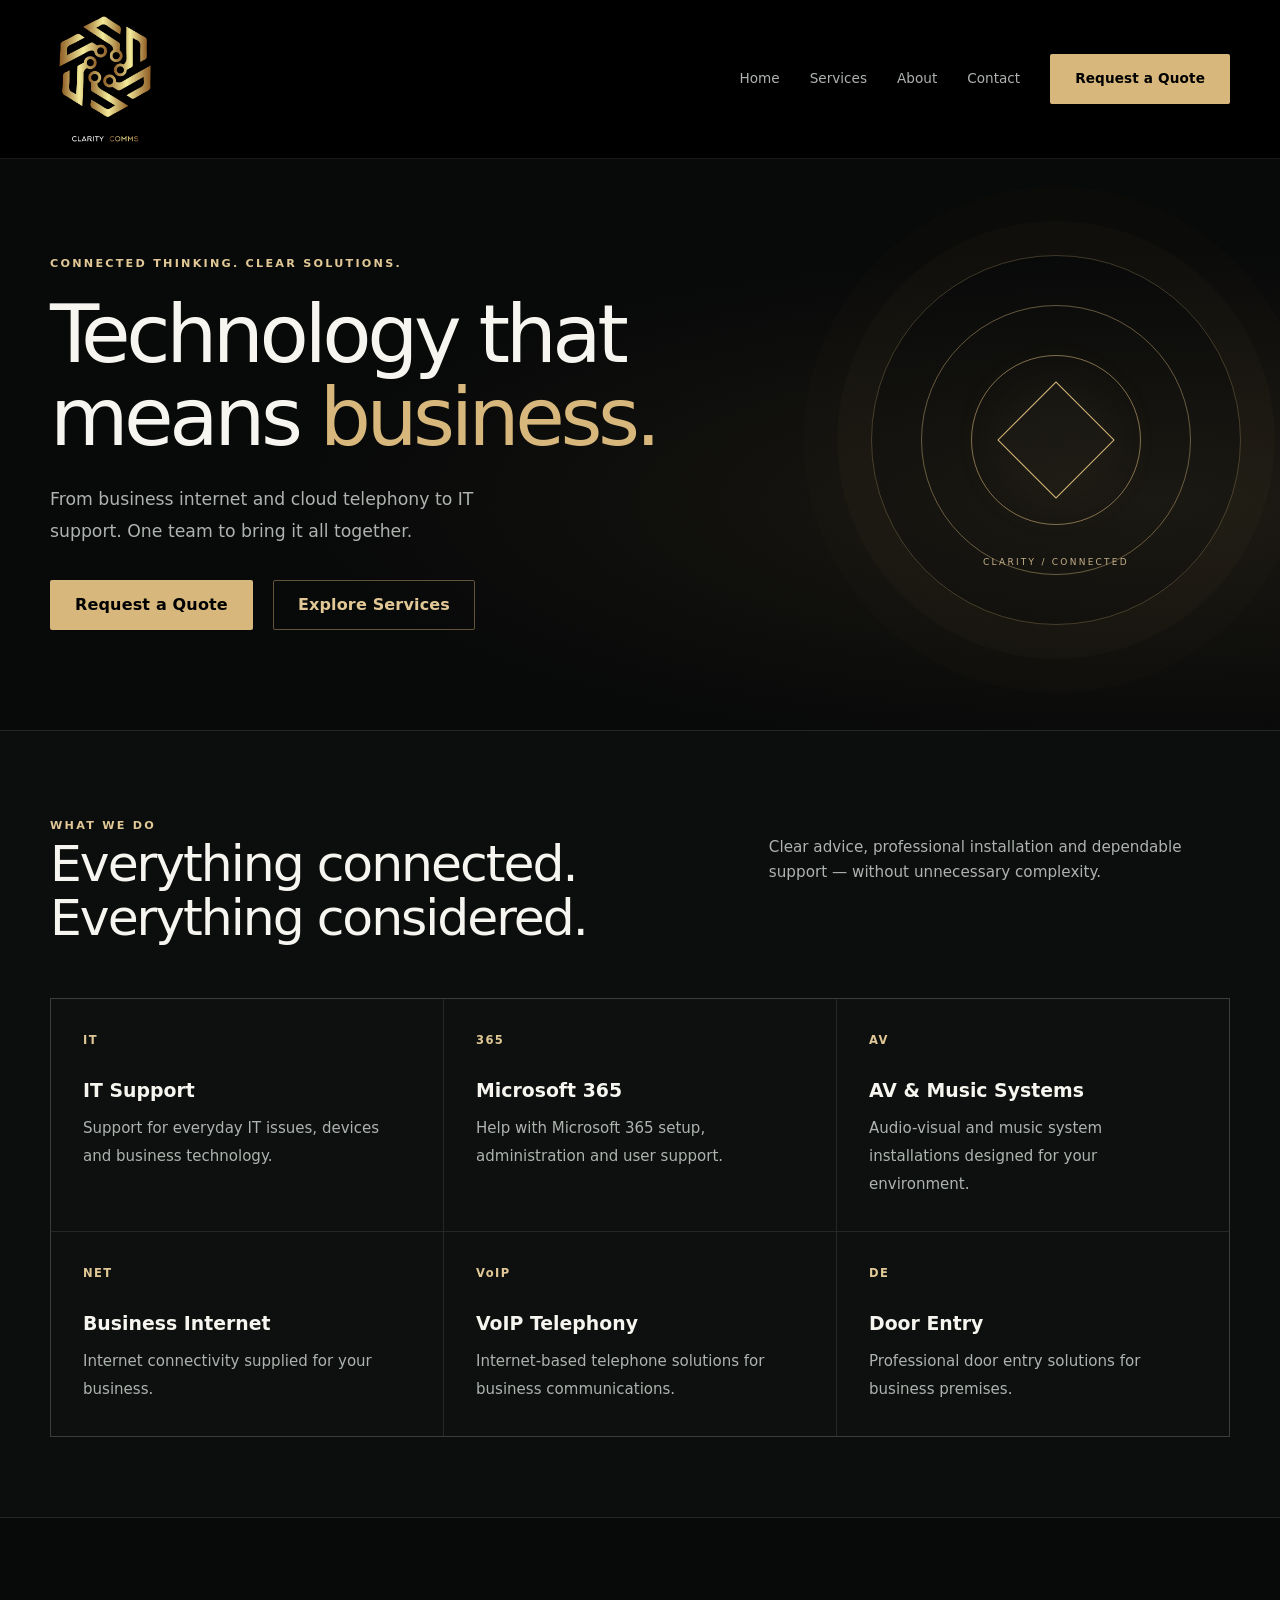
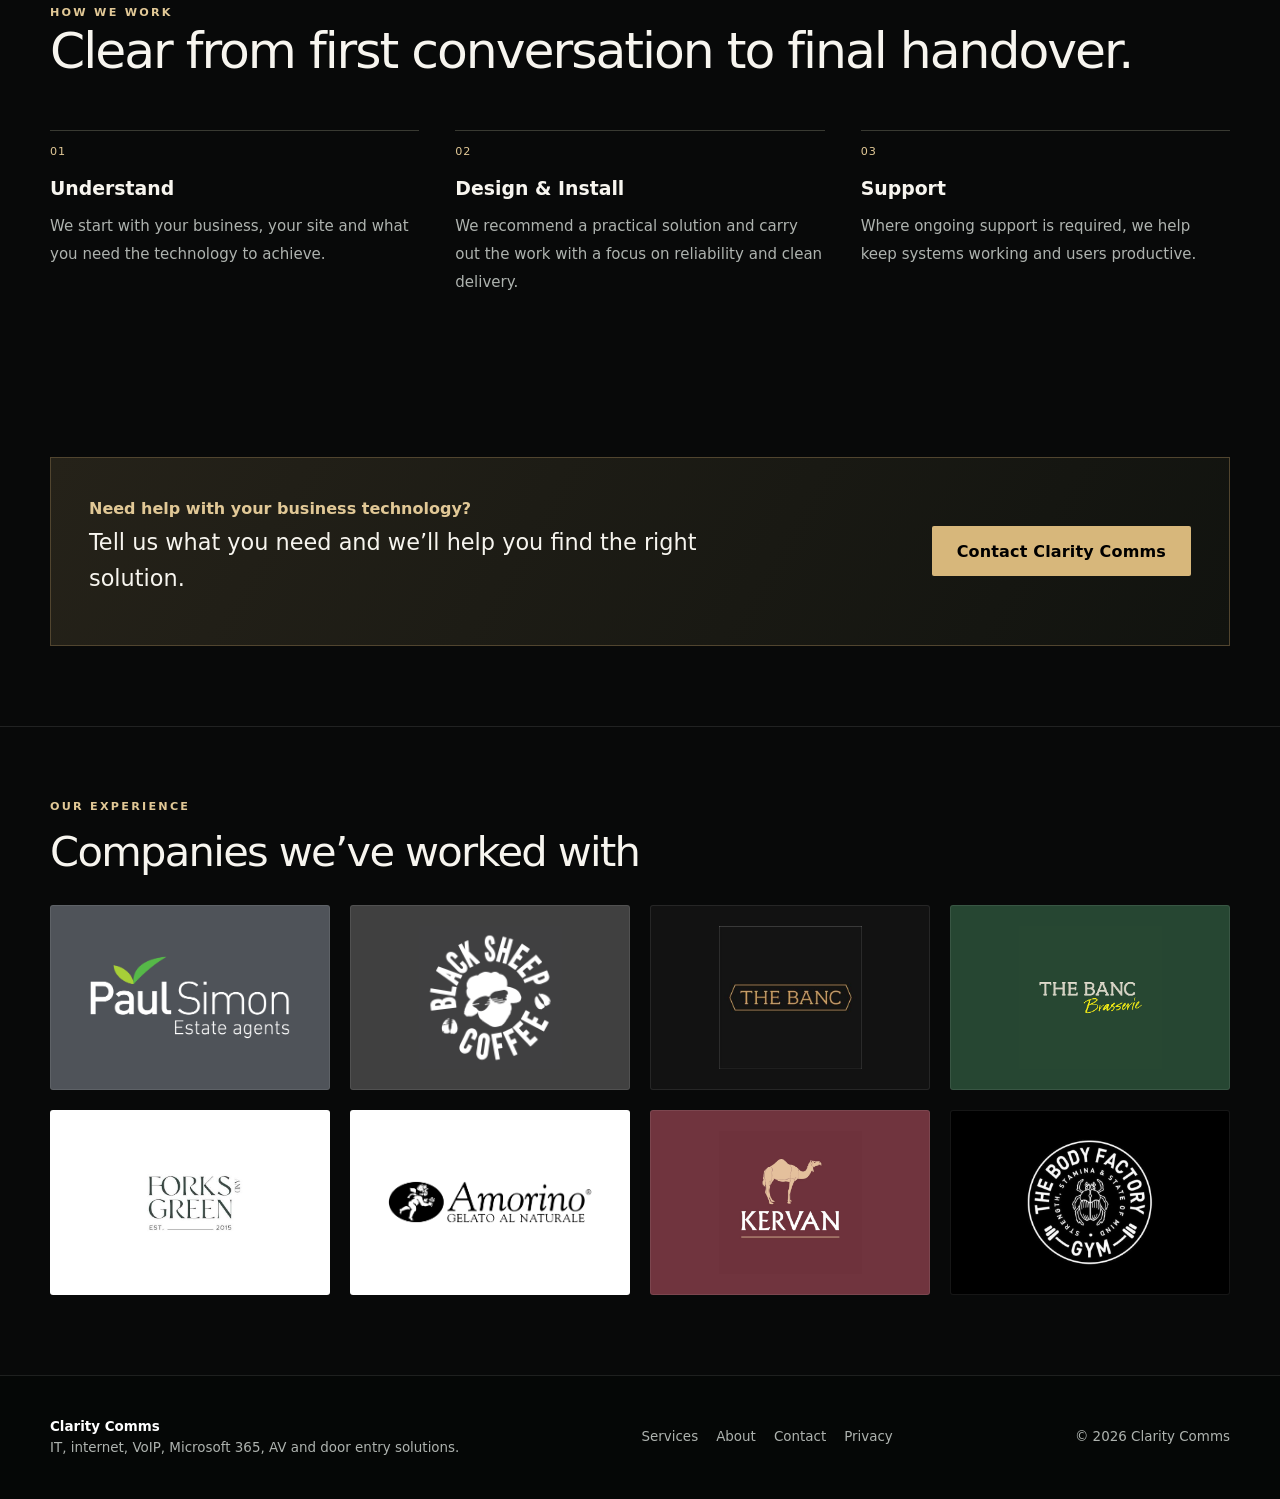
<file: index.html>
<!doctype html>
<html lang="en">
<head>
  <meta charset="utf-8">
  <meta name="viewport" content="width=device-width,initial-scale=1">
  <title>Clarity Comms | Business IT & Communications</title>
  <meta name="description" content="Clarity Comms provides IT support, Microsoft 365 support, AV and music system installations, door entry systems, business internet and VoIP telephony.">
  <meta name="theme-color" content="#0b1018">
  <link rel="icon" type="image/png" sizes="192x192" href="/favicon.png">
  <link rel="apple-touch-icon" href="/apple-touch-icon.png">
  <link rel="stylesheet" href="assets/style.css">
  <script defer src="assets/main.js"></script>
</head>
<body>

<header class="topbar">
  <div class="container nav">
    <a class="brand" href="index.html" aria-label="Clarity Comms home">
      <img src="assets/clarity-comms-logo.png" alt="" onerror="this.style.display='none'">
      <span class="brand-text">CLARITY COMMS</span>
    </a>
    <button class="menu-btn" aria-expanded="false" aria-label="Open menu">Menu</button>
    <nav class="nav-links">
      <a href="index.html">Home</a>
      <a href="services.html">Services</a>
      <a href="about.html">About</a>
      <a href="contact.html">Contact</a>
      <a class="btn btn-primary" href="contact.html">Request a Quote</a>
    </nav>
  </div>
</header>


<main>
  <section class="hero">
    <div class="container hero-grid">
      <div>
        <div class="eyebrow">Connected thinking. Clear solutions.</div>
        <h1>Technology that<br>means <em>business.</em></h1>
        <p class="lead">From business internet and cloud telephony to IT support. One team to bring it all together.</p>
        <div class="actions">
          <a class="btn btn-primary" href="contact.html">Request a Quote</a>
          <a class="btn btn-secondary" href="services.html">Explore Services</a>
        </div>
      </div>
      <div class="connection-art" aria-hidden="true"><div class="orbit orbit-one"></div><div class="orbit orbit-two"></div><div class="orbit orbit-three"></div><div class="connection-core"></div><span class="connection-label">CLARITY / CONNECTED</span></div>
    </div>
  </section>

<section class="section section-soft">
    <div class="container">
      <div class="section-head">
        <div>
          <div class="eyebrow">What we do</div>
          <h2>Everything connected.<br>Everything considered.</h2>
        </div>
        <p>Clear advice, professional installation and dependable support — without unnecessary complexity.</p>
      </div>
      <div class="grid grid-3">
        <article class="card"><div class="icon">IT</div><h3>IT Support</h3><p>Support for everyday IT issues, devices and business technology.</p></article>
        <article class="card"><div class="icon">365</div><h3>Microsoft 365</h3><p>Help with Microsoft 365 setup, administration and user support.</p></article>
        <article class="card"><div class="icon">AV</div><h3>AV & Music Systems</h3><p>Audio-visual and music system installations designed for your environment.</p></article>
        <article class="card"><div class="icon">NET</div><h3>Business Internet</h3><p>Internet connectivity supplied for your business.</p></article>
        <article class="card"><div class="icon">VoIP</div><h3>VoIP Telephony</h3><p>Internet-based telephone solutions for business communications.</p></article>
        <article class="card"><div class="icon">DE</div><h3>Door Entry</h3><p>Professional door entry solutions for business premises.</p></article>
      </div>
    </div>
  </section>

  <section class="section">
    <div class="container">
      <div class="section-head">
        <div><div class="eyebrow">How we work</div><h2>Clear from first conversation to final handover.</h2></div>
      </div>
      <div class="grid grid-3 steps">
        <article class="card step"><h3>Understand</h3><p>We start with your business, your site and what you need the technology to achieve.</p></article>
        <article class="card step"><h3>Design & Install</h3><p>We recommend a practical solution and carry out the work with a focus on reliability and clean delivery.</p></article>
        <article class="card step"><h3>Support</h3><p>Where ongoing support is required, we help keep systems working and users productive.</p></article>
      </div>
    </div>
  </section>

  <section class="section">
    <div class="container band">
      <div><div class="kicker">Need help with your business technology?</div><h3 style="margin-top:4px">Tell us what you need and we’ll help you find the right solution.</h3></div>
      <a class="btn btn-primary" href="contact.html">Contact Clarity Comms</a>
    </div>
  </section>
  <section class="clients-section" aria-labelledby="clients-heading">
    <div class="container">
      <div class="eyebrow">Our experience</div>
      <h2 id="clients-heading">Companies we’ve worked with</h2>
      <ul class="client-logos" aria-label="Companies we have worked with">
        <li><div class="client-logo client-logo-paul"><img src="assets/paul-simon.png" alt="Paul Simon Estate Agents" loading="lazy"></div></li>
        <li><div class="client-logo client-logo-sheep"><img src="assets/black-sheep-coffee.png" alt="Black Sheep Coffee" loading="lazy"></div></li>
        <li><div class="client-logo client-logo-banc"><img src="assets/the-banc.png" alt="The Banc" loading="lazy"></div></li>
        <li><div class="client-logo client-logo-brasserie"><img src="assets/the-banc-brasserie.png" alt="The Banc Brasserie" loading="lazy"></div></li>
        <li><div class="client-logo client-logo-light"><img src="assets/forks-and-green.png" alt="Forks and Green" loading="lazy"></div></li>
        <li><div class="client-logo client-logo-light"><img src="assets/amorino-gelato.png" alt="Amorino Gelato" loading="lazy"></div></li>
        <li><div class="client-logo client-logo-kervan"><img src="assets/kervan.png" alt="Kervan" loading="lazy"></div></li>
        <li><div class="client-logo client-logo-gym"><img src="assets/the-body-factory-gym.png" alt="The Body Factory Gym" loading="lazy"></div></li>
      </ul>
    </div>
  </section>
  </main>


<footer>
  <div class="container footer-grid">
    <div>
      <strong style="color:#fff">Clarity Comms</strong><br>
      <span class="small">IT, internet, VoIP, Microsoft 365, AV and door entry solutions.</span>
    </div>
    <div class="footer-links">
      <a href="services.html">Services</a>
      <a href="about.html">About</a>
      <a href="contact.html">Contact</a>
      <a href="privacy.html">Privacy</a>
    </div>
    <div>© <span data-year></span> Clarity Comms</div>
  </div>
</footer>

</body>
</html>
</file>
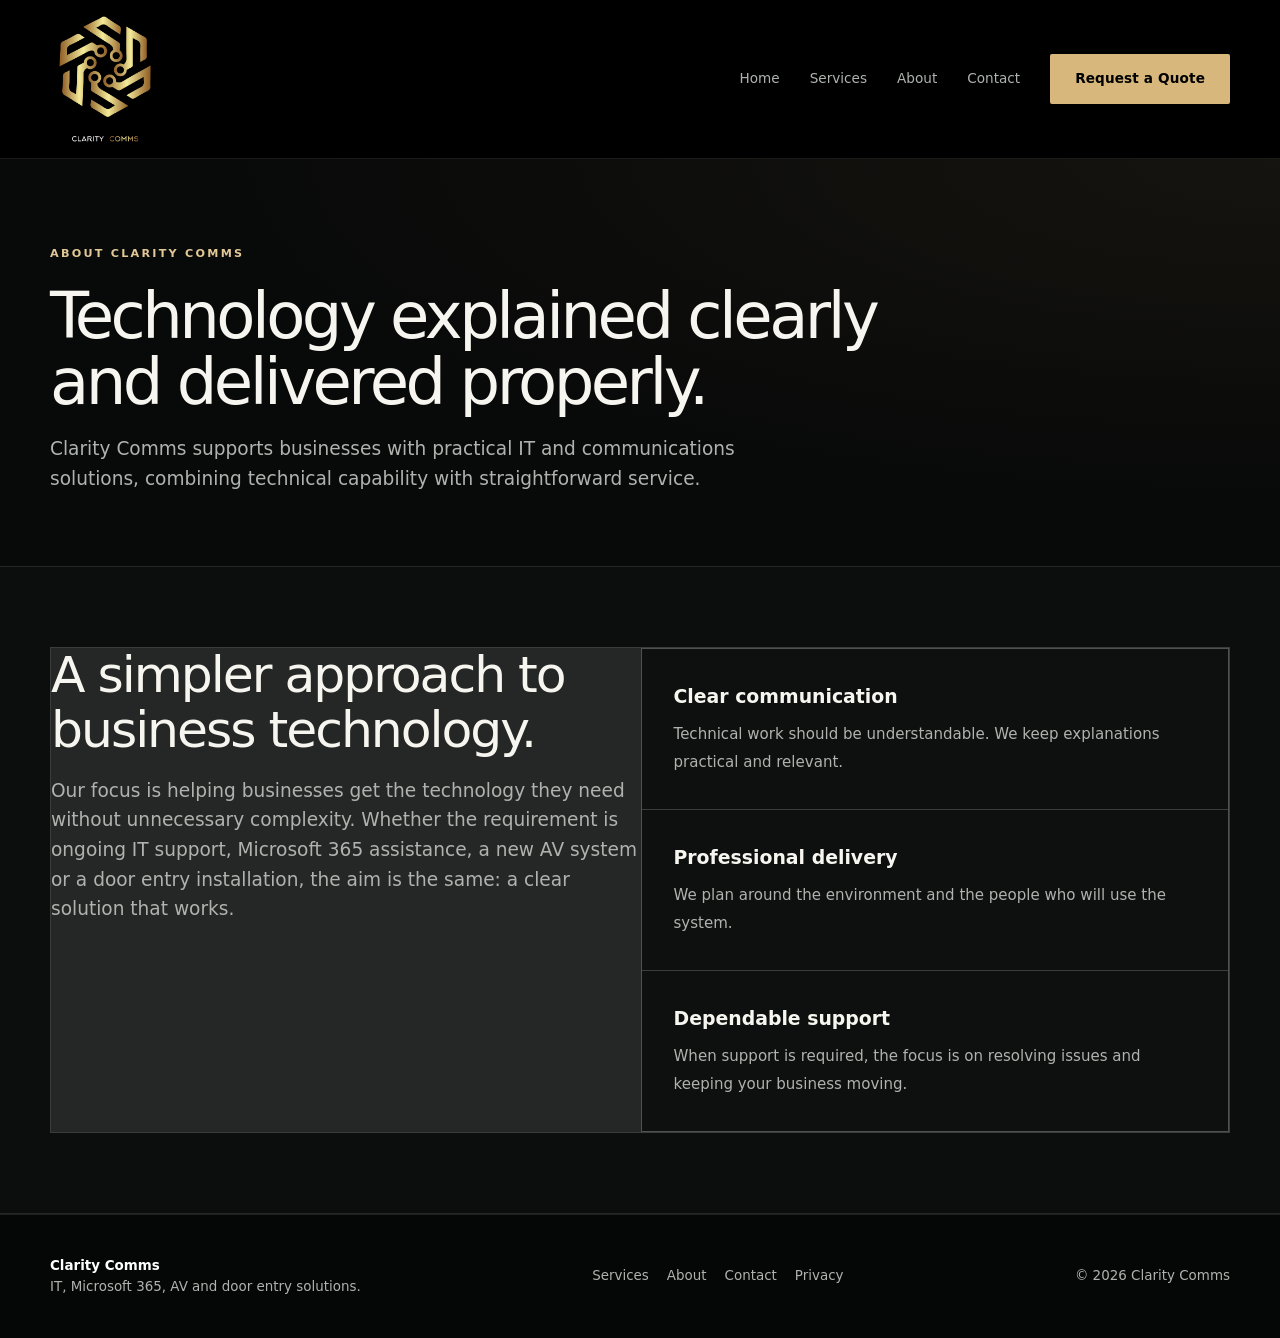
<file: about.html>
<!doctype html>
<html lang="en">
<head>
  <meta charset="utf-8">
  <meta name="viewport" content="width=device-width,initial-scale=1">
  <title>About | Clarity Comms</title>
  <meta name="description" content="Learn about Clarity Comms and our practical approach to business IT and communications technology.">
  <meta name="theme-color" content="#0b1018">
  <link rel="icon" type="image/png" sizes="192x192" href="/favicon.png">
  <link rel="apple-touch-icon" href="/apple-touch-icon.png">
  <link rel="stylesheet" href="assets/style.css">
  <script defer src="assets/main.js"></script>
</head>
<body>

<header class="topbar">
  <div class="container nav">
    <a class="brand" href="index.html" aria-label="Clarity Comms home">
      <img src="assets/clarity-comms-logo.png" alt="" onerror="this.style.display='none'">
      <span class="brand-text">CLARITY COMMS</span>
    </a>
    <button class="menu-btn" aria-expanded="false" aria-label="Open menu">Menu</button>
    <nav class="nav-links">
      <a href="index.html">Home</a>
      <a href="services.html">Services</a>
      <a href="about.html">About</a>
      <a href="contact.html">Contact</a>
      <a class="btn btn-primary" href="contact.html">Request a Quote</a>
    </nav>
  </div>
</header>


<main>
  <section class="page-hero">
    <div class="container">
      <div class="eyebrow">About Clarity Comms</div>
      <h1>Technology explained clearly and delivered properly.</h1>
      <p class="lead">Clarity Comms supports businesses with practical IT and communications solutions, combining technical capability with straightforward service.</p>
    </div>
  </section>
  <section class="section section-soft">
    <div class="container grid grid-2">
      <div>
        <h2>A simpler approach to business technology.</h2>
        <p class="lead">Our focus is helping businesses get the technology they need without unnecessary complexity. Whether the requirement is ongoing IT support, Microsoft 365 assistance, a new AV system or a door entry installation, the aim is the same: a clear solution that works.</p>
      </div>
      <div class="grid">
        <article class="card"><h3>Clear communication</h3><p>Technical work should be understandable. We keep explanations practical and relevant.</p></article>
        <article class="card"><h3>Professional delivery</h3><p>We plan around the environment and the people who will use the system.</p></article>
        <article class="card"><h3>Dependable support</h3><p>When support is required, the focus is on resolving issues and keeping your business moving.</p></article>
      </div>
    </div>
  </section>
</main>


<footer>
  <div class="container footer-grid">
    <div>
      <strong style="color:#fff">Clarity Comms</strong><br>
      <span class="small">IT, Microsoft 365, AV and door entry solutions.</span>
    </div>
    <div class="footer-links">
      <a href="services.html">Services</a>
      <a href="about.html">About</a>
      <a href="contact.html">Contact</a>
      <a href="privacy.html">Privacy</a>
    </div>
    <div>© <span data-year></span> Clarity Comms</div>
  </div>
</footer>

</body>
</html>
</file>
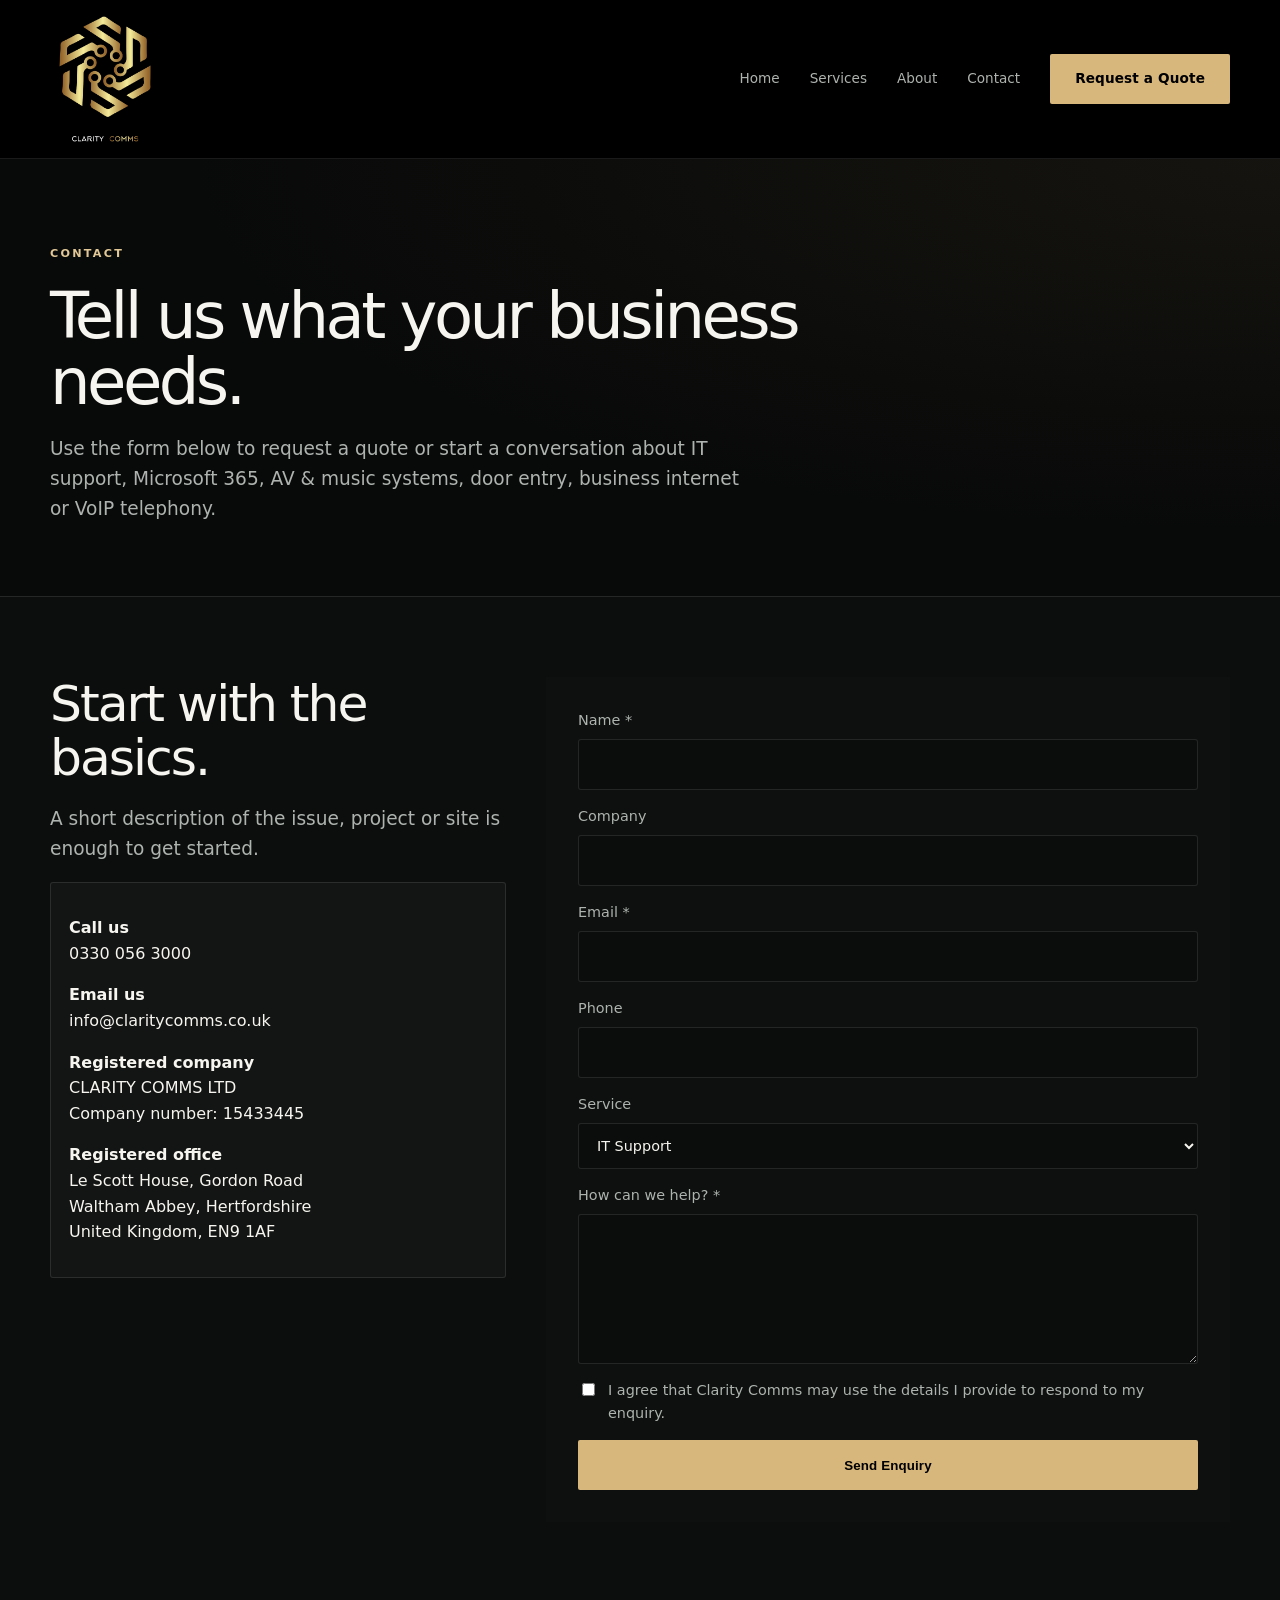
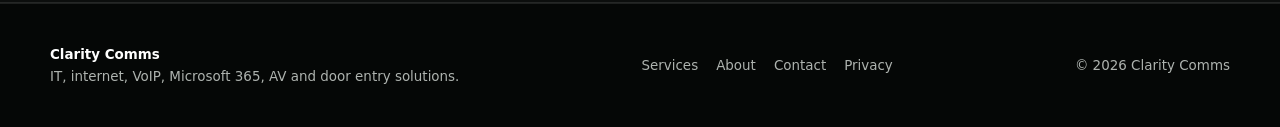
<file: contact.html>
<!doctype html>
<html lang="en">
<head>
  <meta charset="utf-8">
  <meta name="viewport" content="width=device-width,initial-scale=1">
  <title>Contact | Clarity Comms</title>
  <meta name="description" content="Contact Clarity Comms to discuss IT support, Microsoft 365, AV and music systems, door entry solutions, business internet or VoIP telephony.">
  <meta name="theme-color" content="#0b1018">
  <link rel="icon" type="image/png" sizes="192x192" href="/favicon.png">
  <link rel="apple-touch-icon" href="/apple-touch-icon.png">
  <link rel="stylesheet" href="assets/style.css">
  <script defer src="assets/main.js"></script>
</head>
<body>

<header class="topbar">
  <div class="container nav">
    <a class="brand" href="index.html" aria-label="Clarity Comms home">
      <img src="assets/clarity-comms-logo.png" alt="" onerror="this.style.display='none'">
      <span class="brand-text">CLARITY COMMS</span>
    </a>
    <button class="menu-btn" aria-expanded="false" aria-label="Open menu">Menu</button>
    <nav class="nav-links">
      <a href="index.html">Home</a>
      <a href="services.html">Services</a>
      <a href="about.html">About</a>
      <a href="contact.html">Contact</a>
      <a class="btn btn-primary" href="contact.html">Request a Quote</a>
    </nav>
  </div>
</header>


<main>
  <section class="page-hero">
    <div class="container">
      <div class="eyebrow">Contact</div>
      <h1>Tell us what your business needs.</h1>
      <p class="lead">Use the form below to request a quote or start a conversation about IT support, Microsoft 365, AV & music systems, door entry, business internet or VoIP telephony.</p>
    </div>
  </section>
  <section class="section section-soft">
    <div class="container contact-grid">
      <div>
        <h2>Start with the basics.</h2>
        <p class="lead">A short description of the issue, project or site is enough to get started.</p>
        <div class="notice"><p><strong>Call us</strong><br><a href="tel:+443300563000">0330 056 3000</a></p><p><strong>Email us</strong><br><a href="mailto:info@claritycomms.co.uk">info@claritycomms.co.uk</a></p><p><strong>Registered company</strong><br>CLARITY COMMS LTD<br>Company number: 15433445</p><p><strong>Registered office</strong><br>Le Scott House, Gordon Road<br>Waltham Abbey, Hertfordshire<br>United Kingdom, EN9 1AF</p></div>
      </div>
      <div class="card">
        <form name="contact" method="POST" data-netlify="true" action="/thanks.html">
          <input type="hidden" name="form-name" value="contact">
          <label>Name *<input type="text" name="name" required autocomplete="name"></label>
          <label>Company<input type="text" name="company" autocomplete="organization"></label>
          <label>Email *<input type="email" name="email" required autocomplete="email"></label>
          <label>Phone<input type="tel" name="phone" autocomplete="tel"></label>
          <label>Service
            <select name="service">
              <option>IT Support</option>
              <option>Microsoft 365 Support</option>
              <option>AV & Music System Installation</option>
              <option>Door Entry System</option>
              <option>Business Internet</option>
              <option>VoIP Telephony</option>
              <option>Other / Not sure</option>
            </select>
          </label>
          <label>How can we help? *<textarea name="message" required></textarea></label>
          <label style="grid-template-columns:auto 1fr;align-items:start;gap:10px"><input style="width:auto;margin-top:4px" type="checkbox" required name="privacy"> <span>I agree that Clarity Comms may use the details I provide to respond to my enquiry.</span></label>
          <button class="btn btn-primary" type="submit">Send Enquiry</button>
        </form>
      </div>
    </div>
  </section>
</main>


<footer>
  <div class="container footer-grid">
    <div>
      <strong style="color:#fff">Clarity Comms</strong><br>
      <span class="small">IT, internet, VoIP, Microsoft 365, AV and door entry solutions.</span>
    </div>
    <div class="footer-links">
      <a href="services.html">Services</a>
      <a href="about.html">About</a>
      <a href="contact.html">Contact</a>
      <a href="privacy.html">Privacy</a>
    </div>
    <div>© <span data-year></span> Clarity Comms</div>
  </div>
</footer>

</body>
</html>
</file>
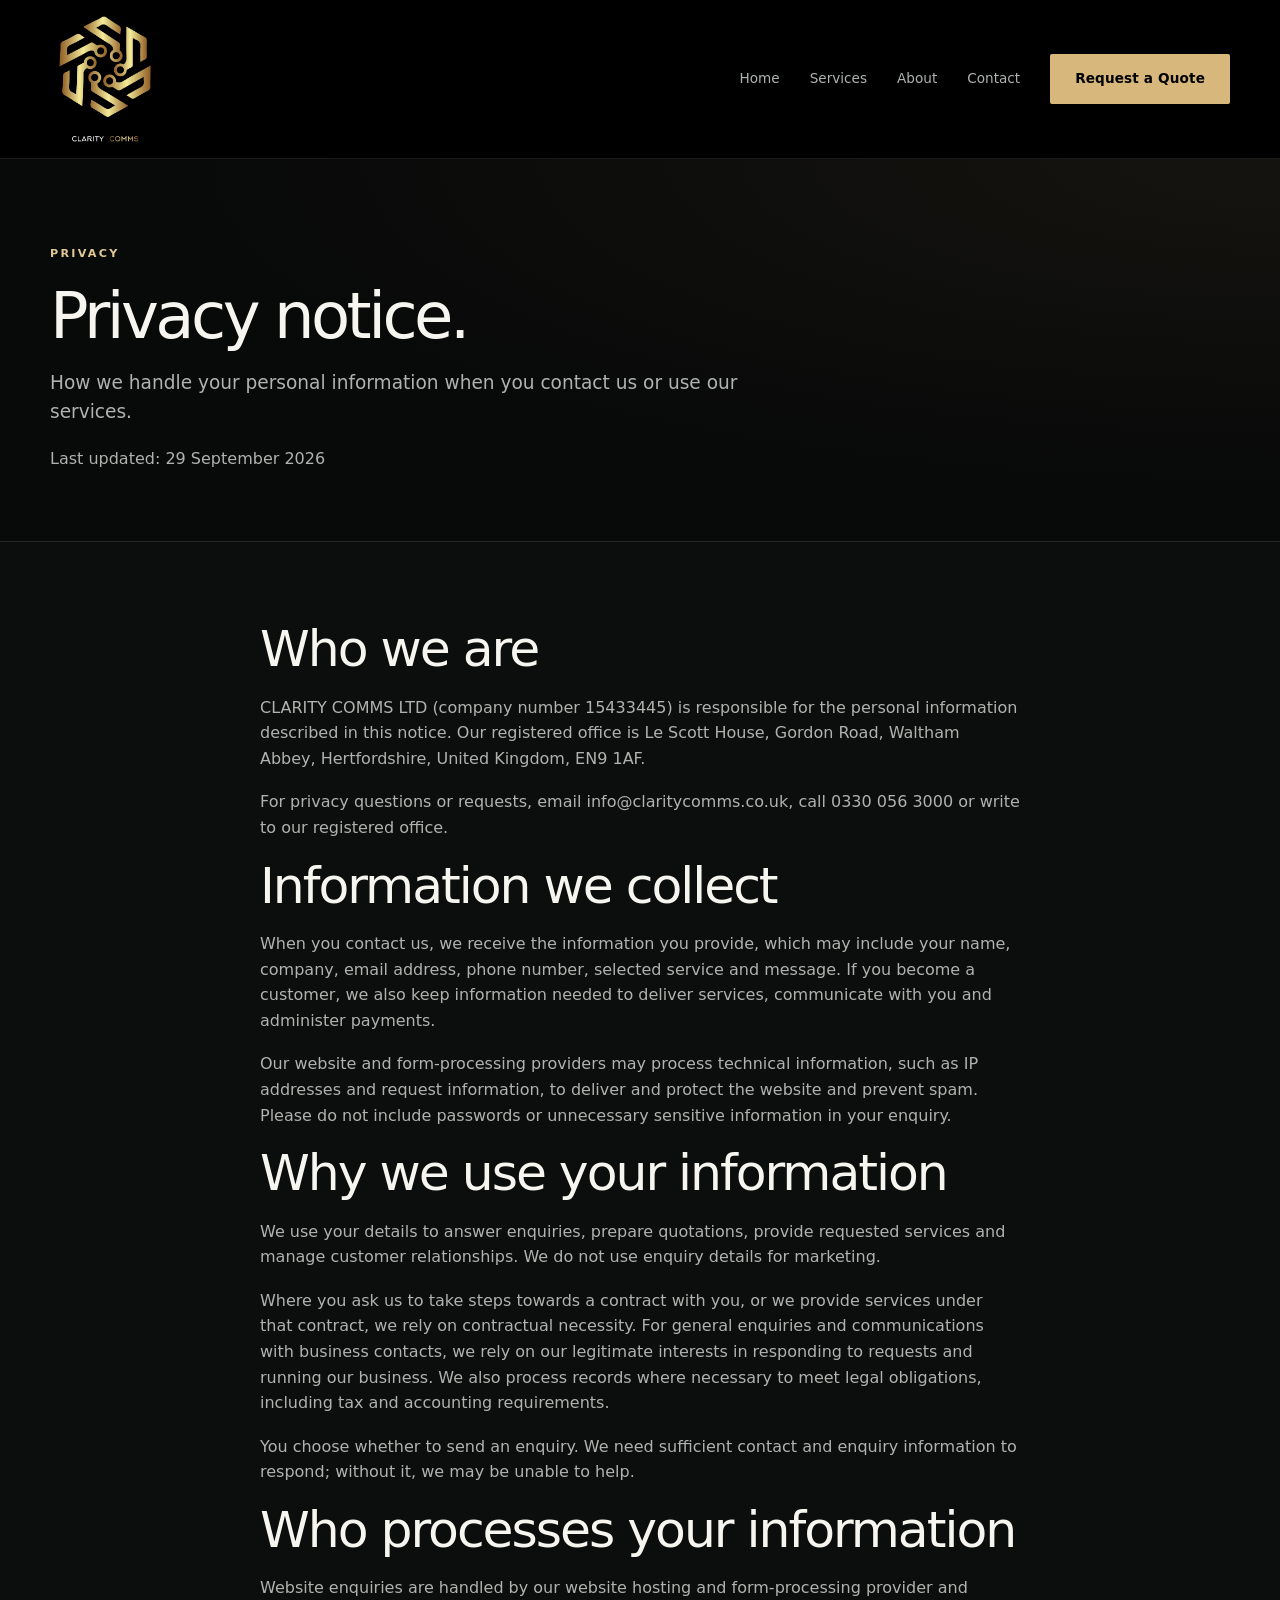
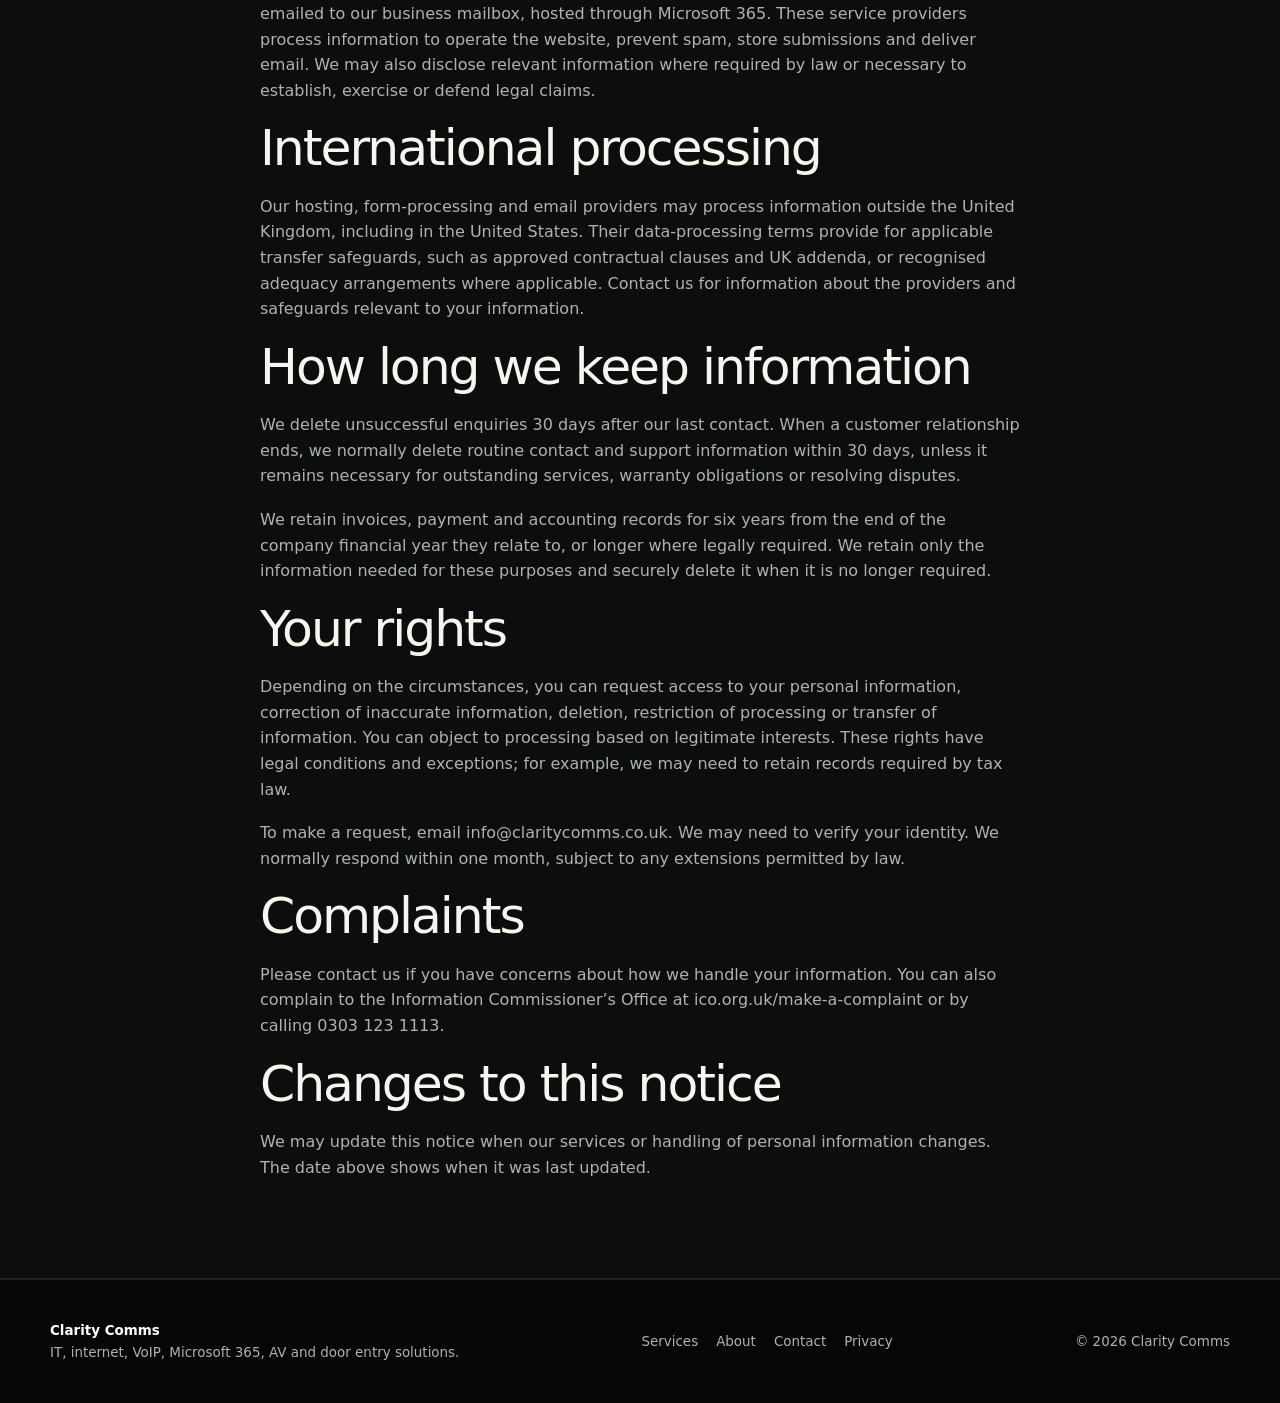
<file: privacy.html>
<!doctype html>
<html lang="en">
<head>
  <meta charset="utf-8">
  <meta name="viewport" content="width=device-width,initial-scale=1">
  <title>Privacy | Clarity Comms</title>
  <meta name="description" content="Clarity Comms website privacy notice.">
  <meta name="theme-color" content="#0b1018">
  <link rel="icon" type="image/png" sizes="192x192" href="/favicon.png">
  <link rel="apple-touch-icon" href="/apple-touch-icon.png">
  <link rel="stylesheet" href="assets/style.css">
  <script defer src="assets/main.js"></script>
</head>
<body>

<header class="topbar">
  <div class="container nav">
    <a class="brand" href="index.html" aria-label="Clarity Comms home">
      <img src="assets/clarity-comms-logo.png" alt="" onerror="this.style.display='none'">
      <span class="brand-text">CLARITY COMMS</span>
    </a>
    <button class="menu-btn" aria-expanded="false" aria-label="Open menu">Menu</button>
    <nav class="nav-links">
      <a href="index.html">Home</a>
      <a href="services.html">Services</a>
      <a href="about.html">About</a>
      <a href="contact.html">Contact</a>
      <a class="btn btn-primary" href="contact.html">Request a Quote</a>
    </nav>
  </div>
</header>


<main>
  <section class="page-hero"><div class="container"><div class="eyebrow">Privacy</div><h1>Privacy notice.</h1><p class="lead">How we handle your personal information when you contact us or use our services.</p><p class="small">Last updated: 29 September 2026</p></div></section>
  <section class="section section-soft"><div class="container prose">
    <h2>Who we are</h2>
    <p>CLARITY COMMS LTD (company number 15433445) is responsible for the personal information described in this notice. Our registered office is Le Scott House, Gordon Road, Waltham Abbey, Hertfordshire, United Kingdom, EN9 1AF.</p>
    <p>For privacy questions or requests, email <a href="mailto:info@claritycomms.co.uk">info@claritycomms.co.uk</a>, call <a href="tel:+443300563000">0330 056 3000</a> or write to our registered office.</p>
    <h2>Information we collect</h2>
    <p>When you contact us, we receive the information you provide, which may include your name, company, email address, phone number, selected service and message. If you become a customer, we also keep information needed to deliver services, communicate with you and administer payments.</p>
    <p>Our website and form-processing providers may process technical information, such as IP addresses and request information, to deliver and protect the website and prevent spam. Please do not include passwords or unnecessary sensitive information in your enquiry.</p>
    <h2>Why we use your information</h2>
    <p>We use your details to answer enquiries, prepare quotations, provide requested services and manage customer relationships. We do not use enquiry details for marketing.</p>
    <p>Where you ask us to take steps towards a contract with you, or we provide services under that contract, we rely on contractual necessity. For general enquiries and communications with business contacts, we rely on our legitimate interests in responding to requests and running our business. We also process records where necessary to meet legal obligations, including tax and accounting requirements.</p>
    <p>You choose whether to send an enquiry. We need sufficient contact and enquiry information to respond; without it, we may be unable to help.</p>
    <h2>Who processes your information</h2>
    <p>Website enquiries are handled by our website hosting and form-processing provider and emailed to our business mailbox, hosted through Microsoft 365. These service providers process information to operate the website, prevent spam, store submissions and deliver email. We may also disclose relevant information where required by law or necessary to establish, exercise or defend legal claims.</p>
    <h2>International processing</h2>
    <p>Our hosting, form-processing and email providers may process information outside the United Kingdom, including in the United States. Their data-processing terms provide for applicable transfer safeguards, such as approved contractual clauses and UK addenda, or recognised adequacy arrangements where applicable. Contact us for information about the providers and safeguards relevant to your information.</p>
    <h2>How long we keep information</h2>
    <p>We delete unsuccessful enquiries 30 days after our last contact. When a customer relationship ends, we normally delete routine contact and support information within 30 days, unless it remains necessary for outstanding services, warranty obligations or resolving disputes.</p>
    <p>We retain invoices, payment and accounting records for six years from the end of the company financial year they relate to, or longer where legally required. We retain only the information needed for these purposes and securely delete it when it is no longer required.</p>
    <h2>Your rights</h2>
    <p>Depending on the circumstances, you can request access to your personal information, correction of inaccurate information, deletion, restriction of processing or transfer of information. You can object to processing based on legitimate interests. These rights have legal conditions and exceptions; for example, we may need to retain records required by tax law.</p>
    <p>To make a request, email <a href="mailto:info@claritycomms.co.uk">info@claritycomms.co.uk</a>. We may need to verify your identity. We normally respond within one month, subject to any extensions permitted by law.</p>
    <h2>Complaints</h2>
    <p>Please contact us if you have concerns about how we handle your information. You can also complain to the Information Commissioner’s Office at <a href="https://ico.org.uk/make-a-complaint/">ico.org.uk/make-a-complaint</a> or by calling 0303 123 1113.</p>
    <h2>Changes to this notice</h2>
    <p>We may update this notice when our services or handling of personal information changes. The date above shows when it was last updated.</p>
  </div></section>
</main>


<footer>
  <div class="container footer-grid">
    <div>
      <strong style="color:#fff">Clarity Comms</strong><br>
      <span class="small">IT, internet, VoIP, Microsoft 365, AV and door entry solutions.</span>
    </div>
    <div class="footer-links">
      <a href="services.html">Services</a>
      <a href="about.html">About</a>
      <a href="contact.html">Contact</a>
      <a href="privacy.html">Privacy</a>
    </div>
    <div>© <span data-year></span> Clarity Comms</div>
  </div>
</footer>

</body>
</html>
</file>
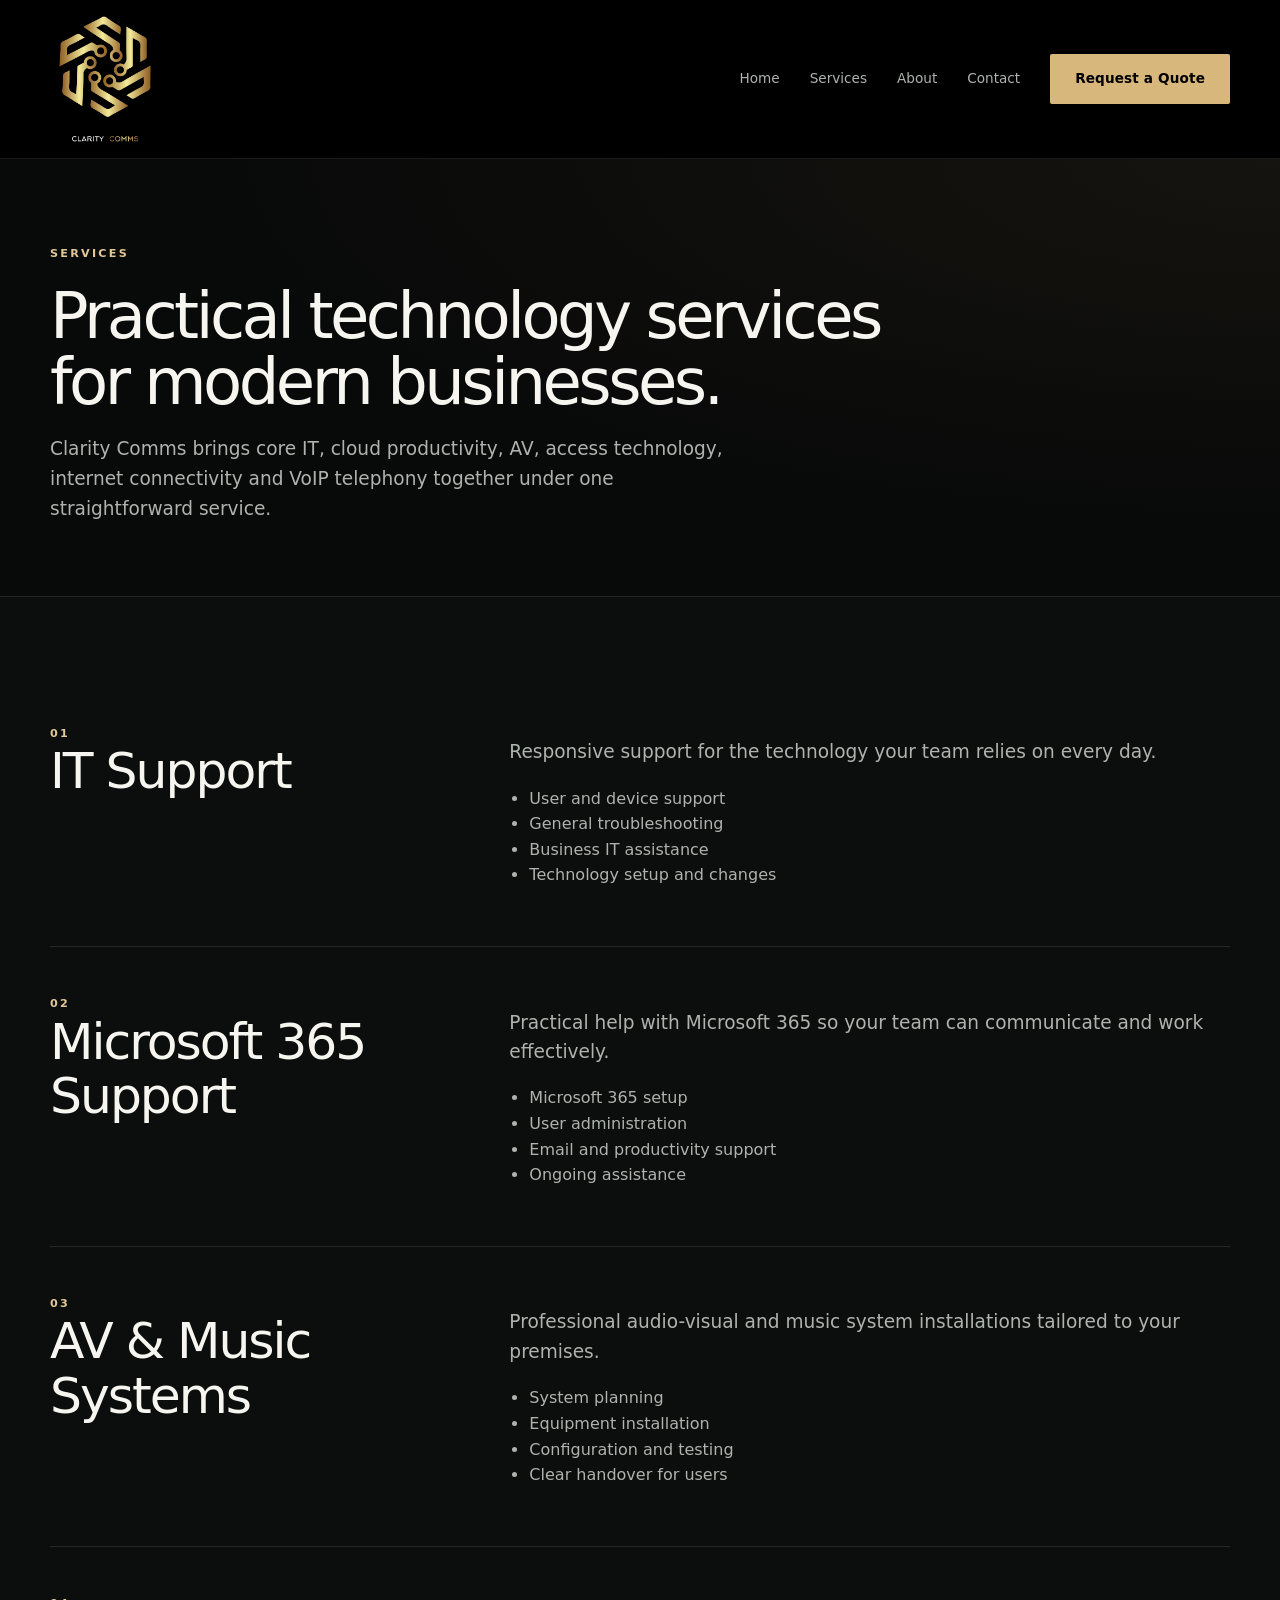
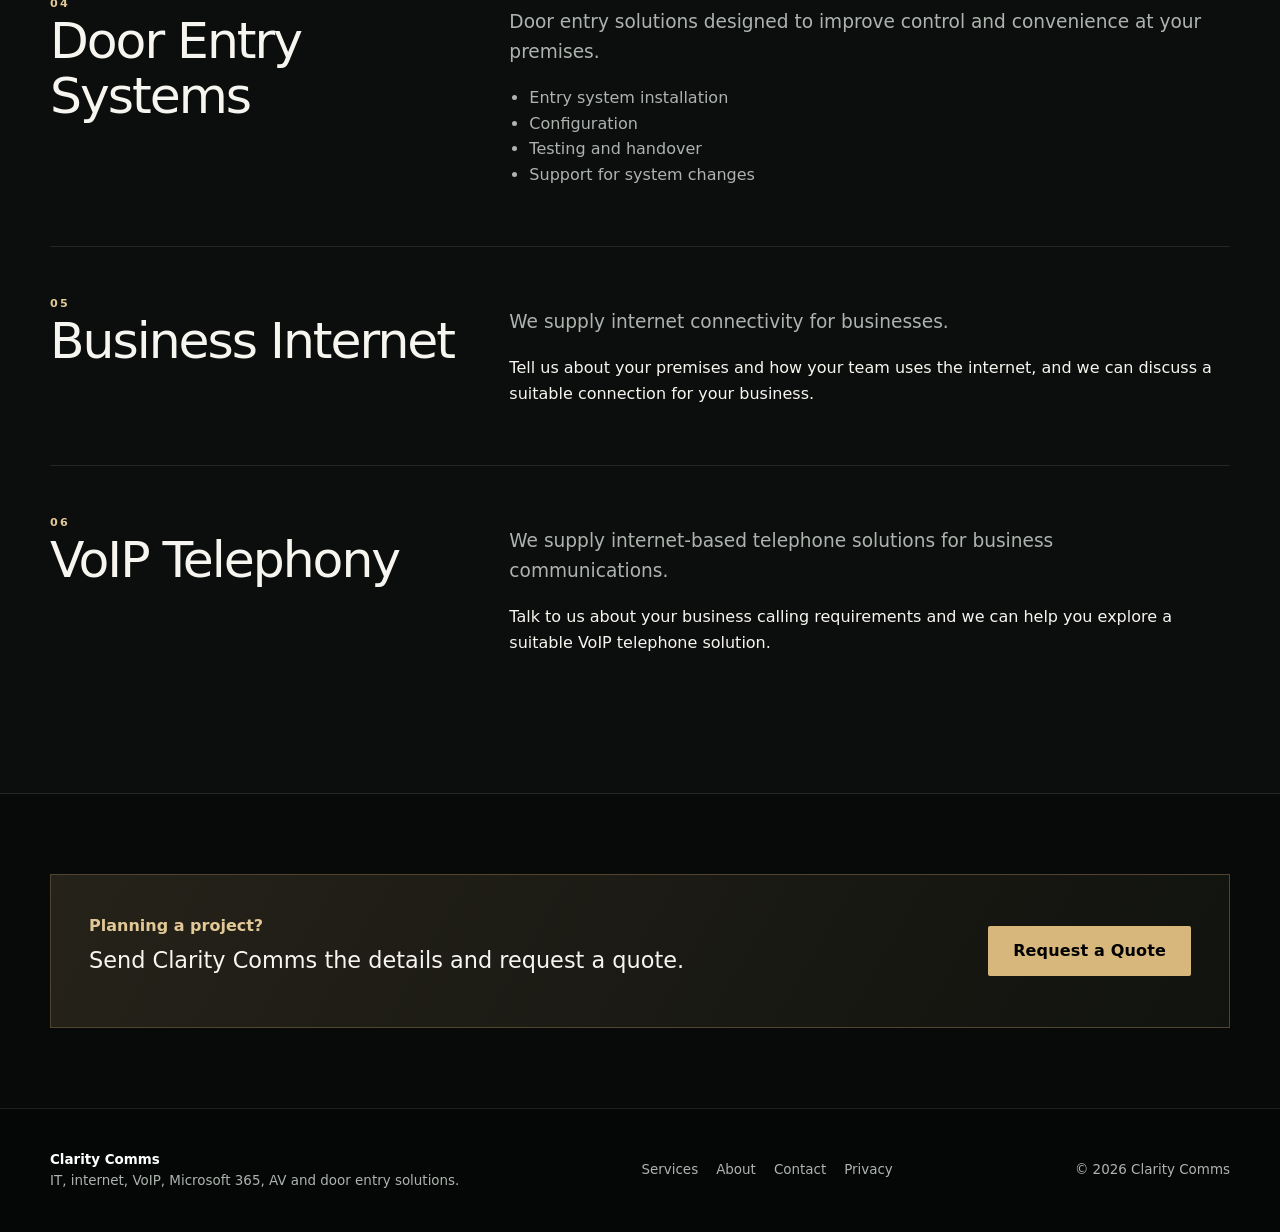
<file: services.html>
<!doctype html>
<html lang="en">
<head>
  <meta charset="utf-8">
  <meta name="viewport" content="width=device-width,initial-scale=1">
  <title>Services | Clarity Comms</title>
  <meta name="description" content="Explore Clarity Comms services including IT support, Microsoft 365 support, AV and music system installations, door entry systems, business internet and VoIP telephony.">
  <meta name="theme-color" content="#0b1018">
  <link rel="icon" type="image/png" sizes="192x192" href="/favicon.png">
  <link rel="apple-touch-icon" href="/apple-touch-icon.png">
  <link rel="stylesheet" href="assets/style.css">
  <script defer src="assets/main.js"></script>
</head>
<body>

<header class="topbar">
  <div class="container nav">
    <a class="brand" href="index.html" aria-label="Clarity Comms home">
      <img src="assets/clarity-comms-logo.png" alt="" onerror="this.style.display='none'">
      <span class="brand-text">CLARITY COMMS</span>
    </a>
    <button class="menu-btn" aria-expanded="false" aria-label="Open menu">Menu</button>
    <nav class="nav-links">
      <a href="index.html">Home</a>
      <a href="services.html">Services</a>
      <a href="about.html">About</a>
      <a href="contact.html">Contact</a>
      <a class="btn btn-primary" href="contact.html">Request a Quote</a>
    </nav>
  </div>
</header>


<main>
  <section class="page-hero">
    <div class="container">
      <div class="eyebrow">Services</div>
      <h1>Practical technology services for modern businesses.</h1>
      <p class="lead">Clarity Comms brings core IT, cloud productivity, AV, access technology, internet connectivity and VoIP telephony together under one straightforward service.</p>
    </div>
  </section>
  <section class="section section-soft">
    <div class="container">
      <article class="service-row">
        <div><div class="eyebrow">01</div><h2>IT Support</h2></div>
        <div><p class="lead">Responsive support for the technology your team relies on every day.</p><ul><li>User and device support</li><li>General troubleshooting</li><li>Business IT assistance</li><li>Technology setup and changes</li></ul></div>
      </article>
      <article class="service-row">
        <div><div class="eyebrow">02</div><h2>Microsoft 365 Support</h2></div>
        <div><p class="lead">Practical help with Microsoft 365 so your team can communicate and work effectively.</p><ul><li>Microsoft 365 setup</li><li>User administration</li><li>Email and productivity support</li><li>Ongoing assistance</li></ul></div>
      </article>
      <article class="service-row">
        <div><div class="eyebrow">03</div><h2>AV & Music Systems</h2></div>
        <div><p class="lead">Professional audio-visual and music system installations tailored to your premises.</p><ul><li>System planning</li><li>Equipment installation</li><li>Configuration and testing</li><li>Clear handover for users</li></ul></div>
      </article>
      <article class="service-row">
        <div><div class="eyebrow">04</div><h2>Door Entry Systems</h2></div>
        <div><p class="lead">Door entry solutions designed to improve control and convenience at your premises.</p><ul><li>Entry system installation</li><li>Configuration</li><li>Testing and handover</li><li>Support for system changes</li></ul></div>
      </article>
      <article class="service-row">
        <div><div class="eyebrow">05</div><h2>Business Internet</h2></div>
        <div><p class="lead">We supply internet connectivity for businesses.</p><p>Tell us about your premises and how your team uses the internet, and we can discuss a suitable connection for your business.</p></div>
      </article>
      <article class="service-row">
        <div><div class="eyebrow">06</div><h2>VoIP Telephony</h2></div>
        <div><p class="lead">We supply internet-based telephone solutions for business communications.</p><p>Talk to us about your business calling requirements and we can help you explore a suitable VoIP telephone solution.</p></div>
      </article>
    </div>
  </section>
  <section class="section"><div class="container band"><div><div class="kicker">Planning a project?</div><h3 style="margin-top:4px">Send Clarity Comms the details and request a quote.</h3></div><a class="btn btn-primary" href="contact.html">Request a Quote</a></div></section>
</main>


<footer>
  <div class="container footer-grid">
    <div>
      <strong style="color:#fff">Clarity Comms</strong><br>
      <span class="small">IT, internet, VoIP, Microsoft 365, AV and door entry solutions.</span>
    </div>
    <div class="footer-links">
      <a href="services.html">Services</a>
      <a href="about.html">About</a>
      <a href="contact.html">Contact</a>
      <a href="privacy.html">Privacy</a>
    </div>
    <div>© <span data-year></span> Clarity Comms</div>
  </div>
</footer>

</body>
</html>
</file>
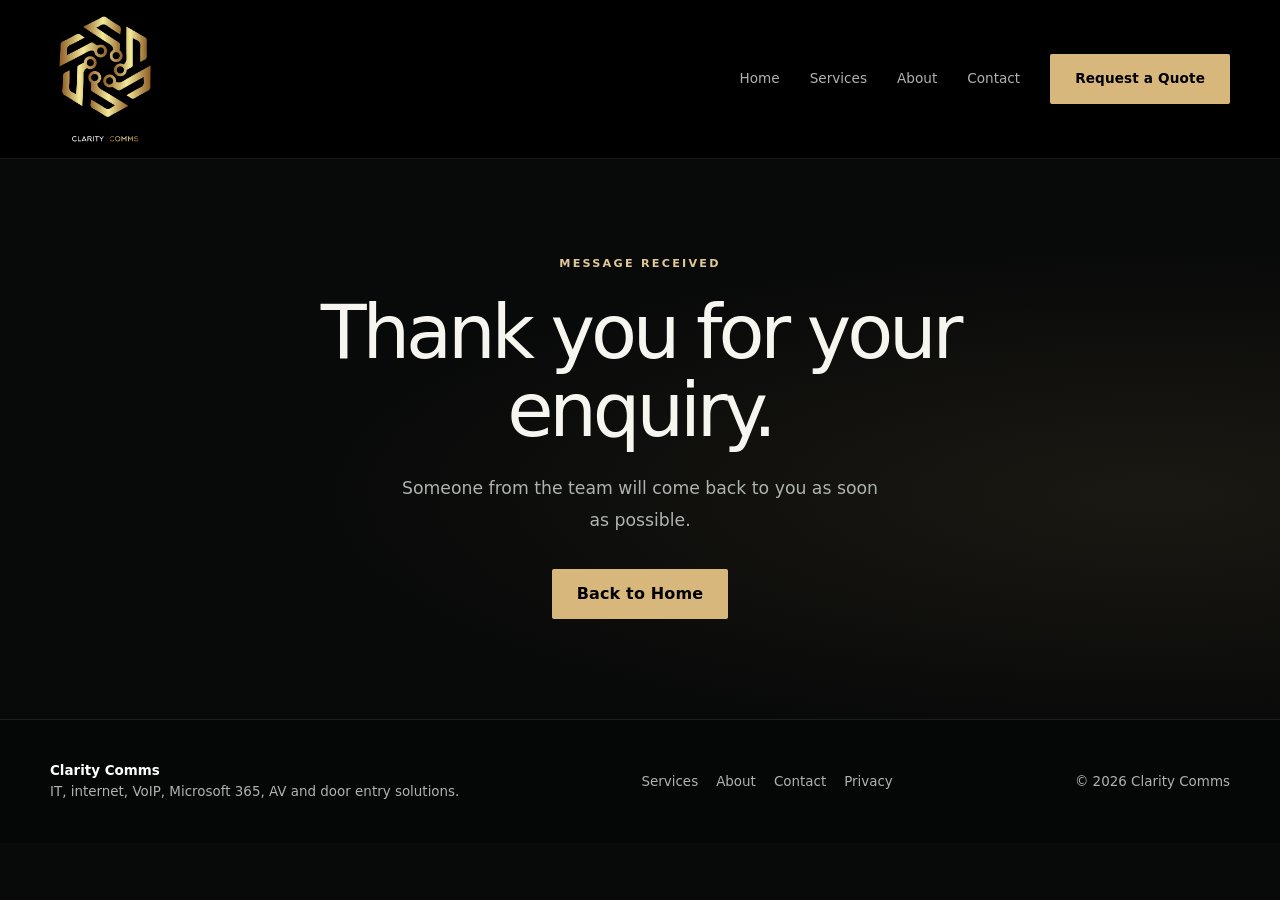
<file: thanks.html>
<!doctype html>
<html lang="en">
<head>
  <meta charset="utf-8">
  <meta name="viewport" content="width=device-width,initial-scale=1">
  <title>Thank You | Clarity Comms</title>
  <meta name="description" content="Thank you for contacting Clarity Comms.">
  <meta name="theme-color" content="#0b1018">
  <link rel="icon" type="image/png" sizes="192x192" href="/favicon.png">
  <link rel="apple-touch-icon" href="/apple-touch-icon.png">
  <link rel="stylesheet" href="assets/style.css">
  <script defer src="assets/main.js"></script>
</head>
<body>

<header class="topbar">
  <div class="container nav">
    <a class="brand" href="index.html" aria-label="Clarity Comms home">
      <img src="assets/clarity-comms-logo.png" alt="" onerror="this.style.display='none'">
      <span class="brand-text">CLARITY COMMS</span>
    </a>
    <button class="menu-btn" aria-expanded="false" aria-label="Open menu">Menu</button>
    <nav class="nav-links">
      <a href="index.html">Home</a>
      <a href="services.html">Services</a>
      <a href="about.html">About</a>
      <a href="contact.html">Contact</a>
      <a class="btn btn-primary" href="contact.html">Request a Quote</a>
    </nav>
  </div>
</header>


<main>
  <section class="hero">
    <div class="container" style="max-width:760px;text-align:center">
      <div class="eyebrow" style="justify-content:center">Message received</div>
      <h1 style="font-size:clamp(2.7rem,6vw,4.7rem)">Thank you for your enquiry.</h1>
      <p class="lead" style="margin-inline:auto">Someone from the team will come back to you as soon as possible.</p>
      <div class="actions" style="justify-content:center"><a class="btn btn-primary" href="index.html">Back to Home</a></div>
    </div>
  </section>
</main>


<footer>
  <div class="container footer-grid">
    <div>
      <strong style="color:#fff">Clarity Comms</strong><br>
      <span class="small">IT, internet, VoIP, Microsoft 365, AV and door entry solutions.</span>
    </div>
    <div class="footer-links">
      <a href="services.html">Services</a>
      <a href="about.html">About</a>
      <a href="contact.html">Contact</a>
      <a href="privacy.html">Privacy</a>
    </div>
    <div>© <span data-year></span> Clarity Comms</div>
  </div>
</footer>

</body>
</html>
</file>
<file: assets/style.css>
:root{
  --bg:#0b1018;
  --bg-soft:#121a26;
  --panel:#151f2e;
  --text:#f5f7fa;
  --muted:#b5bfcc;
  --gold:#caa55a;
  --gold-2:#e1c27e;
  --line:rgba(255,255,255,.10);
  --shadow:0 20px 60px rgba(0,0,0,.28);
  --max:1180px;
}
*{box-sizing:border-box}
html{scroll-behavior:smooth}
body{
  margin:0;
  font-family:Inter,ui-sans-serif,system-ui,-apple-system,BlinkMacSystemFont,"Segoe UI",sans-serif;
  color:var(--text);
  background:
    radial-gradient(circle at 10% 0%, rgba(202,165,90,.12), transparent 34rem),
    linear-gradient(180deg,#0b1018 0%,#0e1520 48%,#0b1018 100%);
  line-height:1.6;
}
a{color:inherit;text-decoration:none}
img{max-width:100%;display:block}
.container{width:min(calc(100% - 36px),var(--max));margin:auto}
.topbar{
  position:sticky;top:0;z-index:20;
  
  background:#000;
  border-bottom:1px solid var(--line)
}
.nav{height:200px;display:flex;align-items:center;justify-content:space-between;gap:24px}
.brand{display:flex;align-items:center;gap:14px;min-width:0}
.brand img{height:180px;width:auto;object-fit:contain;flex:0 0 auto}
.brand-text{display:none}
.nav-links{display:flex;gap:26px;align-items:center}
.nav-links a{color:var(--muted);font-size:.95rem}
.nav-links a:hover,.nav-links a[aria-current="page"]{color:var(--text)}
.menu-btn{display:none;border:1px solid var(--line);background:transparent;color:var(--text);border-radius:10px;padding:9px 11px}
.btn{
  display:inline-flex;align-items:center;justify-content:center;
  min-height:48px;padding:0 20px;border-radius:10px;
  font-weight:750;letter-spacing:.01em;
  border:1px solid transparent;transition:.2s ease
}
.btn-primary{background:linear-gradient(135deg,var(--gold),var(--gold-2));color:#000}
.nav-links a.btn-primary,.nav-links a.btn-primary:hover,.nav-links a.btn-primary[aria-current="page"]{color:#000}
.btn-primary:hover{transform:translateY(-1px);box-shadow:0 12px 26px rgba(202,165,90,.22)}
.btn-secondary{border-color:rgba(202,165,90,.45);color:var(--gold-2);background:rgba(202,165,90,.05)}
.hero{padding:104px 0 84px;overflow:hidden}
.hero-grid{display:grid;grid-template-columns:1.15fr .85fr;gap:64px;align-items:center}
.eyebrow{display:inline-flex;gap:8px;align-items:center;color:var(--gold-2);font-weight:750;font-size:.82rem;letter-spacing:.14em;text-transform:uppercase}
.eyebrow:before{content:"";width:32px;height:1px;background:var(--gold)}
h1{font-size:clamp(2.8rem,6vw,5.25rem);line-height:.98;letter-spacing:-.045em;margin:18px 0 24px;max-width:820px}
h2{font-size:clamp(2rem,4vw,3.15rem);line-height:1.08;letter-spacing:-.03em;margin:0 0 18px}
h3{font-size:1.18rem;margin:0 0 10px}
.lead{font-size:1.16rem;color:var(--muted);max-width:700px}
.actions{display:flex;gap:12px;flex-wrap:wrap;margin-top:32px}
.hero-card{
  border:1px solid rgba(202,165,90,.22);border-radius:26px;padding:30px;
  background:linear-gradient(160deg,rgba(202,165,90,.12),rgba(255,255,255,.035));
  box-shadow:var(--shadow);position:relative;overflow:hidden
}
.hero-card:after{content:"";position:absolute;right:-80px;bottom:-80px;width:220px;height:220px;border:1px solid rgba(202,165,90,.18);border-radius:50%}
.hero-card .stat{padding:18px 0;border-bottom:1px solid var(--line)}
.hero-card .stat:last-child{border-bottom:0}
.hero-card strong{display:block;font-size:1.05rem}
.hero-card span{color:var(--muted);font-size:.92rem}
.section{padding:84px 0}
.section-soft{background:rgba(255,255,255,.025);border-top:1px solid var(--line);border-bottom:1px solid var(--line)}
.section-head{display:flex;justify-content:space-between;align-items:end;gap:34px;margin-bottom:34px}
.section-head p{max-width:640px;color:var(--muted);margin:0}
.grid{display:grid;gap:18px}
.grid-2{grid-template-columns:repeat(2,1fr)}
.grid-3{grid-template-columns:repeat(3,1fr)}
.grid-4{grid-template-columns:repeat(4,1fr)}
.card{
  background:linear-gradient(180deg,rgba(255,255,255,.055),rgba(255,255,255,.025));
  border:1px solid var(--line);border-radius:18px;padding:26px;min-height:100%;
  transition:.2s ease
}
.card:hover{transform:translateY(-3px);border-color:rgba(202,165,90,.28)}
.icon{
  width:44px;height:44px;border-radius:12px;display:grid;place-items:center;
  background:rgba(202,165,90,.13);border:1px solid rgba(202,165,90,.22);
  color:var(--gold-2);font-weight:900;margin-bottom:18px
}
.card p{color:var(--muted);margin:0}
.steps{counter-reset:step}
.step{position:relative;padding-left:66px}
.step:before{
  counter-increment:step;content:"0" counter(step);
  position:absolute;left:0;top:0;color:var(--gold-2);font-weight:900;letter-spacing:.08em
}
.band{
  padding:34px;border:1px solid rgba(202,165,90,.22);border-radius:22px;
  background:linear-gradient(135deg,rgba(202,165,90,.10),rgba(255,255,255,.03));
  display:flex;align-items:center;justify-content:space-between;gap:28px
}
.band p{margin:4px 0 0;color:var(--muted)}
.page-hero{padding:80px 0 54px}
.page-hero h1{font-size:clamp(2.6rem,5vw,4.6rem);margin-bottom:18px}
.prose{max-width:760px;color:var(--muted)}
.prose h2,.prose h3{color:var(--text)}
.prose p{margin:0 0 18px}
.service-row{
  display:grid;grid-template-columns:.72fr 1.28fr;gap:54px;
  padding:42px 0;border-bottom:1px solid var(--line)
}
.service-row:last-child{border-bottom:0}
.service-row ul{padding-left:20px;color:var(--muted)}
.contact-grid{display:grid;grid-template-columns:.8fr 1.2fr;gap:40px}
form{display:grid;gap:15px}
label{display:grid;gap:7px;font-size:.9rem;color:var(--muted)}
input,textarea,select{
  width:100%;border:1px solid var(--line);background:#0f1722;color:var(--text);
  border-radius:10px;padding:13px 14px;font:inherit;outline:none
}
input:focus,textarea:focus,select:focus{border-color:rgba(202,165,90,.55)}
textarea{min-height:150px;resize:vertical}
small,.small{color:var(--muted)}
.notice{padding:16px 18px;border:1px solid var(--line);border-radius:12px;background:rgba(255,255,255,.03)}
footer{padding:44px 0;border-top:1px solid var(--line);color:var(--muted)}
.footer-grid{display:flex;justify-content:space-between;gap:24px;align-items:center}
.footer-links{display:flex;gap:18px;flex-wrap:wrap}
.kicker{color:var(--gold-2);font-weight:800}
@media (max-width:900px){
  .nav{height:164px}
  .brand img{height:144px}
  .hero-grid,.contact-grid,.service-row{grid-template-columns:1fr}
  .grid-4,.grid-3{grid-template-columns:repeat(2,1fr)}
  .nav-links{
    display:none;position:absolute;left:18px;right:18px;top:calc(100% - 1px);
    background:#000;border:1px solid var(--line);border-radius:14px;padding:16px;
    flex-direction:column;align-items:stretch
  }
  .nav-links.open{display:flex}
  .menu-btn{display:block}
}
@media (max-width:620px){
  .grid-2,.grid-3,.grid-4{grid-template-columns:1fr}
  .section{padding:64px 0}
  .hero{padding:74px 0 64px}
  .section-head,.band,.footer-grid{align-items:flex-start;flex-direction:column}
  h1{font-size:2.75rem}
}
.clients-section{padding:56px 0 64px;border-top:1px solid var(--line);background:rgba(0,0,0,.2)}
.clients-section h2{font-size:clamp(1.8rem,3.5vw,2.6rem);margin:12px 0 30px}
.client-logos{display:grid;grid-template-columns:repeat(4,minmax(0,1fr));gap:18px;list-style:none;margin:0;padding:0}
.client-logo{height:180px;display:flex;align-items:center;justify-content:center;border:1px solid var(--line);border-radius:14px;overflow:hidden;padding:18px}
.client-logo img{width:100%;height:100%;object-fit:contain}
.client-logo-paul{background:#4f5359}
.client-logo-sheep{background:#404040}
.client-logo-banc{background:#121212}
.client-logo-brasserie{background:#264632}
.client-logo-light{background:#fff}
@media(max-width:620px){.client-logos{grid-template-columns:repeat(2,minmax(0,1fr));gap:12px}.client-logo{height:140px;padding:10px}.clients-section{padding:40px 0 48px}}

.client-logo-kervan{background:#70343e}
.client-logo-gym{background:#000}
@media(min-width:621px) and (max-width:900px){.client-logos{grid-template-columns:repeat(2,minmax(0,1fr))}}

/* Obsidian & Gold */
:root{--bg:#080909;--bg-soft:#101211;--panel:#121413;--text:#f7f5ef;--muted:#aeb3af;--gold:#d7b77b;--gold-2:#e1c896;--max:1180px}
body{background:#080909;font-weight:400}
.container{width:min(calc(100% - 64px),var(--max))}
.topbar{position:relative}
.nav{height:158px}
.brand img{height:144px}
.nav-links{gap:30px}
.nav-links a{font-size:.85rem}
.btn{border-radius:2px;font-weight:600;min-height:50px;padding:0 24px}
.btn-primary{background:var(--gold)}
.btn-secondary{background:transparent;border-color:#62543a}
.hero{padding:90px 0 100px;background:radial-gradient(ellipse at 90% 60%,#37302166,transparent 52%)}
.hero-grid{grid-template-columns:1.4fr .6fr;gap:20px;position:relative}
.hero-grid>div:first-child{position:relative;z-index:1}
h1{font-weight:450;line-height:1.04;font-size:clamp(3.1rem,6.3vw,5.6rem);letter-spacing:-.055em;max-width:850px}
h1 em{font-style:normal;color:var(--gold)}
h2{font-weight:450;letter-spacing:-.04em}
h3{font-weight:550}
.eyebrow{font-size:.7rem;font-weight:600;letter-spacing:.2em}
.eyebrow:before{display:none}
.hero .lead{max-width:490px;font-size:1.08rem;line-height:1.85}
.actions{gap:20px}
.connection-art{height:370px;position:relative;isolation:isolate}
.orbit{position:absolute;border:1px solid #d7b77b45;border-radius:50%;left:50%;top:50%;transform:translate(-50%,-50%)}
.orbit-one{width:370px;height:370px;box-shadow:0 0 0 34px #d7b77b05,0 0 0 68px #d7b77b03}
.orbit-two{width:270px;height:270px;border-color:#d7b77b70}
.orbit-three{width:170px;height:170px;border-color:#d7b77b90}
.connection-core{width:83px;height:83px;position:absolute;left:50%;top:50%;transform:translate(-50%,-50%) rotate(45deg);border:1px solid var(--gold);background:#d7b77b08;box-shadow:0 0 70px #d7b77b16}
.connection-label{position:absolute;top:calc(50% + 115px);left:50%;transform:translateX(-50%);white-space:nowrap;font-size:9px;letter-spacing:.25em;color:#c6b18a}
.section{padding:80px 0}.section-soft{background:#0c0e0d}
.section-head{align-items:start;gap:60px}.section-head>div{flex:1}.section-head>p{flex:.7;font-size:.95rem;padding-top:24px}
.grid{gap:1px;background:var(--line);border:1px solid var(--line)}
.card{border:0;border-radius:0;background:#0d100e;padding:32px;transition:background .2s}
.card:hover{transform:none;background:#141812}
.icon{width:auto;height:auto;display:block;border:0;border-radius:0;background:transparent;font-size:.72rem;letter-spacing:.12em;font-weight:600;margin-bottom:26px}
.card p{font-size:.94rem;line-height:1.85}
.steps{background:none;border:0;gap:36px}.step{padding:42px 0 0;background:none;border-top:1px solid #393a32}.step:hover{background:none}.step:before{top:12px;font-size:.7rem;font-weight:500}
.band{border-radius:0;padding:38px;background:linear-gradient(120deg,#252219,#11130f);border-color:#51452f}.band h3{max-width:690px;font-size:1.4rem;font-weight:450}.band .btn{flex-shrink:0}
.clients-section{padding:65px 0 80px;background:#080909}.client-logos{gap:20px}.client-logo{border-radius:3px;height:185px;border-color:#ffffff16;padding:20px}
input,textarea,select{background:#0a0d0b;border-radius:3px}.notice{border-radius:3px}.menu-btn{border-radius:2px}.page-hero{background:radial-gradient(ellipse at right top,#29241966,transparent 60%)}
footer{font-size:.84rem;background:#050706;padding:40px 0}.footer-links a:hover{color:var(--gold)}
a:focus-visible,button:focus-visible,input:focus-visible,textarea:focus-visible,select:focus-visible{outline:2px solid var(--gold);outline-offset:4px}
@media(max-width:900px){.nav{height:150px}.brand img{height:136px}.hero-grid{grid-template-columns:1fr}.connection-art{position:absolute;right:-190px;top:0;width:350px;opacity:.25;z-index:0}.hero-grid>div:first-child{max-width:680px}.nav-links{border-radius:3px}.section-head{gap:25px}.section-head>p{padding-top:0}}
@media(max-width:620px){.container{width:calc(100% - 40px)}.nav{height:142px}.brand img{height:130px}.hero{padding:60px 0 70px}h1{font-size:clamp(2.6rem,10vw,3.8rem)}.hero .lead{font-size:1rem}.section{padding:55px 0}.card{padding:27px}.section-head{gap:12px}.band{padding:26px}.band .btn{width:100%}.client-logo{height:140px;padding:12px}.client-logos{gap:12px}.clients-section{padding:45px 0 55px}.steps{gap:28px}.step{padding:42px 0 0}.connection-art{right:-230px}.footer-grid{gap:25px}}
@media(prefers-reduced-motion:reduce){html{scroll-behavior:auto}*,*:before,*:after{transition:none!important}}
</file>
